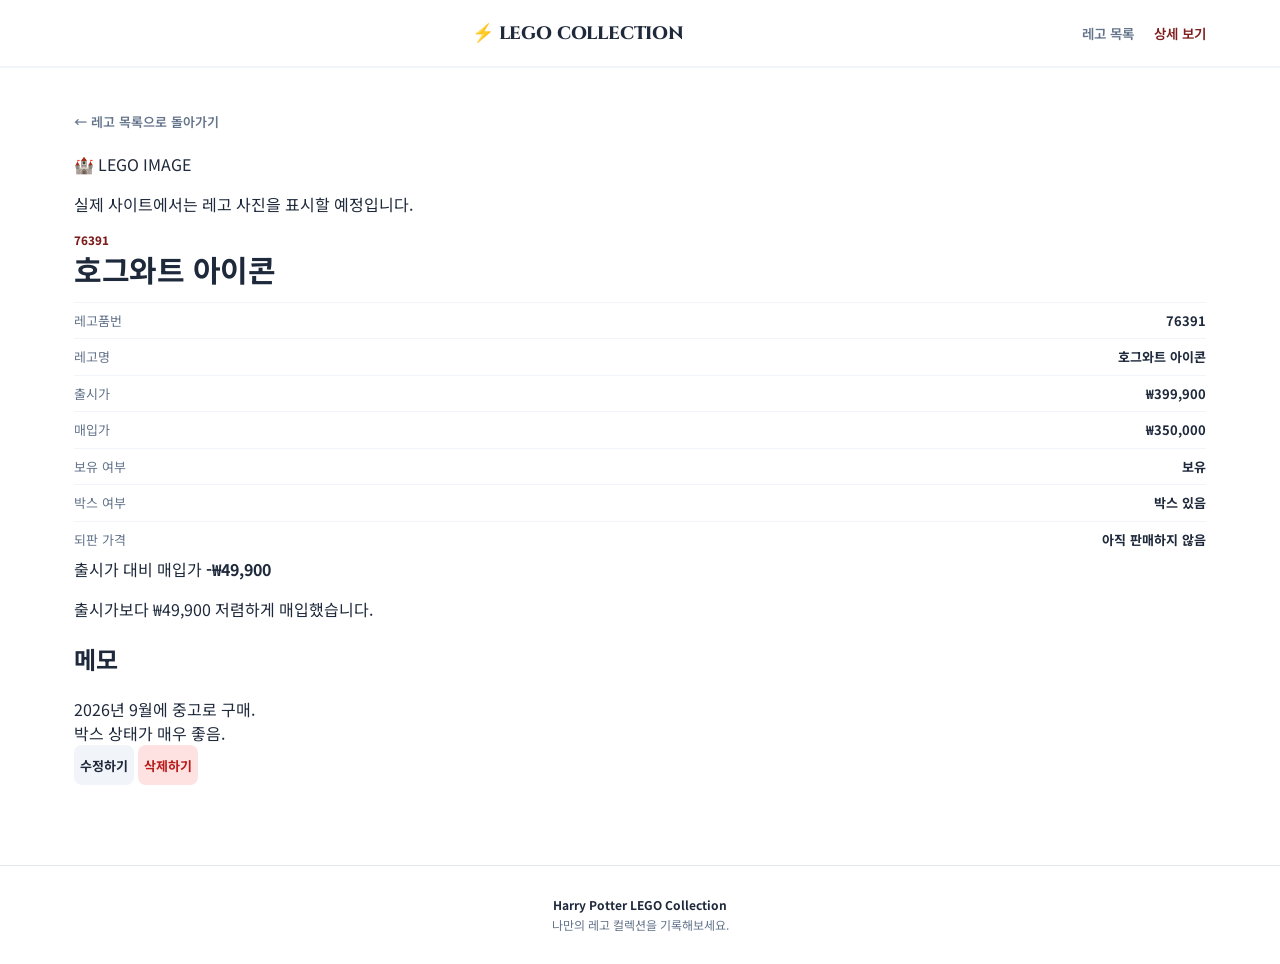
<file: detail.html>
<!DOCTYPE html>
<html lang="ko">
<head>
  <meta charset="UTF-8">
  <meta name="viewport" content="width=device-width, initial-scale=1.0">
  <title>레고 상세 정보 - LEGO Collection</title>
  <link rel="stylesheet" href="style.css">
</head>
<body>

  <header class="header">
    <div class="header-inner">
      <a href="index.html" class="logo">⚡ LEGO COLLECTION</a>

      <nav class="nav">
        <a href="index.html">레고 목록</a>
        <a href="detail.html" class="active">상세 보기</a>
      </nav>
    </div>
  </header>

  <main class="container detail-page">

    <a href="index.html" class="back-link">← 레고 목록으로 돌아가기</a>

    <section class="detail-layout">

      <div class="detail-image">
        <div class="large-image-placeholder">
          🏰
          <span>LEGO IMAGE</span>
        </div>

        <p class="image-note">
          실제 사이트에서는 레고 사진을 표시할 예정입니다.
        </p>
      </div>

      <div class="detail-content">

        <div class="detail-header">
          <div>
            <p class="lego-number">76391</p>
            <h1>호그와트 아이콘</h1>
          </div>

          <span class="status-badge owned large">보유</span>
        </div>

        <div class="detail-box">

          <div class="detail-row">
            <span>레고품번</span>
            <strong>76391</strong>
          </div>

          <div class="detail-row">
            <span>레고명</span>
            <strong>호그와트 아이콘</strong>
          </div>

          <div class="detail-row">
            <span>출시가</span>
            <strong>₩399,900</strong>
          </div>

          <div class="detail-row">
            <span>매입가</span>
            <strong>₩350,000</strong>
          </div>

          <div class="detail-row">
            <span>보유 여부</span>
            <strong>보유</strong>
          </div>

          <div class="detail-row">
            <span>박스 여부</span>
            <strong>박스 있음</strong>
          </div>

          <div class="detail-row">
            <span>되판 가격</span>
            <strong class="muted">아직 판매하지 않음</strong>
          </div>

        </div>

        <div class="price-analysis">

          <div>
            <span>출시가 대비 매입가</span>
            <strong class="positive">-₩49,900</strong>
          </div>

          <p>
            출시가보다 ₩49,900 저렴하게 매입했습니다.
          </p>

        </div>

        <div class="memo">

          <h2>메모</h2>

          <div class="memo-box">
            2026년 9월에 중고로 구매.<br>
            박스 상태가 매우 좋음.
          </div>

        </div>

        <div class="detail-actions">
          <button class="secondary-button">수정하기</button>
          <button class="delete-button">삭제하기</button>
        </div>

      </div>

    </section>

  </main>

  <footer class="footer">
    <p>Harry Potter LEGO Collection</p>
    <span>나만의 레고 컬렉션을 기록해보세요.</span>
  </footer>

</body>
</html>
</file>
<file: style.css>
@import url('https://fonts.googleapis.com/css2?family=Noto+Sans+KR:wght@400;500;600;700;800&family=Cinzel:wght@600;700;800&display=swap');

:root {
  --bg-white: #ffffff;
  --bg-light: #f8fafc;

  --text-dark: #1e293b;
  --text-muted: #64748b;

  --color-red: #ef4444;
  --color-red-bg: #fee2e2;

  --color-gold: #f59e0b;
  --color-gold-bg: #fef3c7;

  --color-green: #10b981;
  --color-green-bg: #d1fae5;

  --color-blue: #3b82f6;
  --color-blue-bg: #dbeafe;

  /* 호그와트 메인 포인트 컬러 (다크 레드 + 골드) */
  --color-purple: #7f1d1d;
  --hp-gold: #c9962c;
  --hp-accent-rgb: 127, 29, 29;

  --color-pink: #ec4899;

  --border-color: #e2e8f0;
  --shadow-sm: 0 2px 8px rgba(0, 0, 0, 0.04);
  --shadow-md: 0 8px 20px rgba(0, 0, 0, 0.06);
}

* {
  box-sizing: border-box;
}

body {
  margin: 0;
  background-color: var(--bg-white);
  color: var(--text-dark);
  font-family: 'Noto Sans KR', sans-serif;
  line-height: 1.5;
}

button, input, select, textarea {
  font-family: inherit;
}

button {
  cursor: pointer;
}

/* =====================
   HEADER & NAVBAR
===================== */

.header {
  height: 68px;
  background: #ffffff;
  border-bottom: 2px solid #f1f5f9;
  position: sticky;
  top: 0;
  z-index: 10;
}

.header-inner {
  max-width: 1180px;
  height: 100%;
  margin: auto;
  padding: 0 24px;
  display: flex;
  align-items: center;
  justify-content: center;
}

.logo {
  font-family: 'Cinzel', 'Noto Sans KR', sans-serif;
  font-size: 18px;
  font-weight: 800;
  color: var(--text-dark);
  letter-spacing: -0.01em;
  display: inline-flex;
  align-items: center;
  justify-content: center;
  gap: 8px;
  text-decoration: none;
  text-align: center;
  margin: 0 auto;
}

.logo-icon {
  font-size: 22px;
}

.nav {
  display: flex;
  gap: 20px;
}

.nav a {
  color: var(--text-muted);
  font-size: 13.5px;
  font-weight: 600;
  text-decoration: none;
}

.nav a.active,
.nav a:hover {
  color: var(--color-purple);
}

/* =====================
   CONTAINER & TITLES
===================== */

.container {
  max-width: 1180px;
  margin: auto;
  padding: 40px 24px 80px;
}

.page-title {
  display: flex;
  justify-content: space-between;
  align-items: flex-end;
  gap: 20px;
  margin-bottom: 30px;
}

.eyebrow {
  margin: 0 0 5px;
  color: var(--color-purple);
  font-size: 12px;
  font-weight: 800;
  letter-spacing: 0.12em;
}

h1 {
  margin: 0 0 6px;
  font-family: 'Cinzel', 'Noto Sans KR', sans-serif;
  font-size: 30px;
  letter-spacing: -0.01em;
  color: var(--text-dark);
}

.description {
  margin: 0;
  color: var(--text-muted);
  font-size: 14px;
}

.back-link {
  display: inline-block;
  margin-bottom: 20px;
  color: var(--text-muted);
  font-size: 13px;
  font-weight: 600;
  text-decoration: none;
}

.back-link:hover {
  color: var(--color-purple);
}

.primary-button {
  display: inline-flex;
  align-items: center;
  justify-content: center;
  padding: 10px 20px;
  background: linear-gradient(135deg, var(--color-purple), var(--hp-gold));
  color: #ffffff;
  border: none;
  border-radius: 10px;
  font-size: 13.5px;
  font-weight: 700;
  box-shadow: 0 4px 12px rgba(var(--hp-accent-rgb), 0.25);
  transition: all 0.2s ease;
}

.primary-button:hover {
  transform: translateY(-2px);
  box-shadow: 0 6px 16px rgba(var(--hp-accent-rgb), 0.35);
}

/* =====================
   SUMMARY CARDS
===================== */

.summary {
  display: grid;
  grid-template-columns: repeat(4, 1fr);
  gap: 14px;
  margin-bottom: 32px;
}

.summary-card {
  padding: 18px;
  background: #ffffff;
  border-radius: 14px;
  border: 1px solid var(--border-color);
  box-shadow: var(--shadow-sm);
  position: relative;
  overflow: hidden;
  transition: transform 0.2s;
}

.summary-card:hover {
  transform: translateY(-2px);
}

.summary-card.card-red { border-top: 3px solid var(--color-red); }
.summary-card.card-green { border-top: 3px solid var(--color-green); }
.summary-card.card-blue { border-top: 3px solid var(--color-blue); }
.summary-card.card-purple { border-top: 3px solid var(--color-gold); background: #fffdf5; }

.summary-label {
  display: block;
  margin-bottom: 6px;
  color: var(--text-muted);
  font-size: 12.5px;
  font-weight: 600;
}

.summary-card strong {
  font-size: 20px;
  color: var(--text-dark);
}

/* =====================
   TOOLBAR & CONTROLS
===================== */

.toolbar {
  display: flex;
  gap: 10px;
  margin-bottom: 30px;
  align-items: center;
  flex-wrap: wrap;
}

.search-box {
  flex: 1;
  min-width: 240px;
  height: 42px;
  display: flex;
  align-items: center;
  gap: 8px;
  padding: 0 14px;
  background: #ffffff;
  border: 1px solid var(--border-color);
  border-radius: 9px;
}

.search-box span {
  color: var(--color-purple);
  font-size: 16px;
}

.search-box input {
  width: 100%;
  border: 0;
  outline: 0;
  background: transparent;
  font-size: 13.5px;
}

.toolbar select {
  min-width: 140px;
  height: 42px;
  padding: 0 12px;
  background: #ffffff;
  border: 1px solid var(--border-color);
  border-radius: 9px;
  color: var(--text-dark);
  font-size: 13.5px;
  outline: none;
}

.view-toggle-group {
  display: flex;
  background: #f1f5f9;
  border-radius: 9px;
  padding: 3px;
  gap: 3px;
  height: 42px;
  align-items: center;
}

.toggle-button {
  height: 36px;
  padding: 0 12px;
  border: 0;
  background: transparent;
  color: var(--text-muted);
  border-radius: 7px;
  font-size: 12.5px;
  font-weight: 700;
  transition: all 0.2s;
  display: flex;
  align-items: center;
  gap: 5px;
}

.toggle-button.active {
  background: #ffffff;
  color: var(--color-purple);
  box-shadow: 0 2px 6px rgba(0,0,0,0.08);
}

/* =====================
   LEGO LIST VIEW / GRID
===================== */

.view-title {
  display: flex;
  justify-content: space-between;
  margin-bottom: 16px;
}

.view-title h2 {
  margin: 0;
  font-size: 18px;
}

.view-title h2 span {
  margin-left: 5px;
  color: var(--color-pink);
}

.lego-grid {
  display: grid;
  grid-template-columns: repeat(3, 1fr);
  gap: 20px;
}

.lego-card {
  overflow: hidden;
  background: #ffffff;
  border: 1px solid var(--border-color);
  border-radius: 14px;
  box-shadow: var(--shadow-sm);
  transition: all 0.2s ease;
  cursor: pointer;
  position: relative;
}

.lego-card:hover {
  transform: translateY(-3px);
  box-shadow: var(--shadow-md);
  border-color: var(--color-purple);
}

.lego-image {
  height: 180px;
  position: relative;
  overflow: hidden;
  background: #fafafa;
  border-bottom: 1px solid #f1f5f9;
}

.lego-image img {
  width: 100%;
  height: 100%;
  object-fit: contain;
  padding: 12px;
}

.image-placeholder {
  width: 100%;
  height: 100%;
  display: flex;
  align-items: center;
  justify-content: center;
  font-size: 40px;
}

.status-badge {
  position: absolute;
  top: 10px;
  right: 10px;
  z-index: 2;
  padding: 4px 10px;
  border-radius: 20px;
  font-size: 11px;
  font-weight: 800;
  letter-spacing: -0.02em;
  box-shadow: 0 2px 6px rgba(15, 23, 42, 0.25);
  border: 1.5px solid #ffffff;
}

.status-badge.owned {
  background: var(--color-green);
  color: #ffffff;
}

.status-badge.sold {
  background: var(--color-red);
  color: #ffffff;
}

.status-badge.not-owned {
  background: #64748b;
  color: #ffffff;
}

.lego-info {
  padding: 16px;
}

.lego-number {
  display: block;
  margin-bottom: 2px;
  color: var(--color-purple);
  font-size: 11.5px;
  font-weight: 800;
}

.lego-info h3 {
  margin: 0 0 12px;
  font-size: 15.5px;
  line-height: 1.35;
  white-space: nowrap;
  overflow: hidden;
  text-overflow: ellipsis;
  color: var(--text-dark);
}

.info-row {
  display: flex;
  justify-content: space-between;
  padding: 5px 0;
  border-top: 1px dashed #f1f5f9;
  font-size: 12.5px;
}

.info-row span {
  color: var(--text-muted);
}

/* 목록형 한 줄 모드 */
.lego-grid.list-view-mode {
  display: flex;
  flex-direction: column;
  gap: 8px;
}

.lego-grid.list-view-mode .lego-card {
  display: flex;
  align-items: center;
  padding: 8px 16px;
  height: 58px;
  border-radius: 10px;
}

.lego-grid.list-view-mode .lego-image {
  width: 42px;
  height: 42px;
  border-bottom: 0;
  background: transparent;
  flex-shrink: 0;
}

.lego-grid.list-view-mode .lego-image img {
  padding: 0;
}

.lego-grid.list-view-mode .lego-info {
  padding: 0 0 0 14px;
  flex: 1;
  display: flex;
  align-items: center;
  gap: 16px;
  min-width: 0;
}

.lego-grid.list-view-mode .info-title-row {
  display: flex;
  align-items: center;
  gap: 8px;
  flex: 0 1 380px;
  min-width: 0;
}

.lego-grid.list-view-mode .lego-number {
  margin-bottom: 0;
  width: auto;
  flex-shrink: 0;
  font-size: 12px;
}

.lego-grid.list-view-mode .lego-info h3 {
  margin: 0;
  font-size: 13.5px;
  font-weight: 600;
  white-space: nowrap;
  overflow: hidden;
  text-overflow: ellipsis;
  min-width: 0;
}

.lego-grid.list-view-mode .info-price-row {
  display: flex;
  gap: 14px;
  flex-shrink: 0;
}

.lego-grid.list-view-mode .info-row {
  border-top: 0;
  padding: 0;
  width: auto;
  flex-shrink: 0;
  justify-content: flex-end;
  gap: 6px;
  font-size: 12px;
  white-space: nowrap;
}

.lego-grid.list-view-mode .status-badge {
  position: static;
  margin-left: auto;
  flex-shrink: 0;
  font-size: 10.5px;
  padding: 3px 8px;
}

/* =====================
   PAGINATION (페이지네이션)
===================== */

.pagination {
  display: flex;
  justify-content: center;
  align-items: center;
  gap: 8px;
  margin-top: 32px;
}

.page-btn {
  min-width: 36px;
  height: 36px;
  padding: 0 10px;
  border: 1px solid var(--border-color);
  background: #ffffff;
  color: var(--text-dark);
  border-radius: 8px;
  font-size: 13px;
  font-weight: 600;
  transition: all 0.2s;
}

.page-btn:hover:not(:disabled) {
  border-color: var(--color-purple);
  color: var(--color-purple);
}

.page-btn.active {
  background: var(--color-purple);
  color: #ffffff;
  border-color: var(--color-purple);
}

.page-btn:disabled {
  opacity: 0.4;
  cursor: not-allowed;
}

.empty-state {
  grid-column: 1 / -1;
  padding: 60px 20px;
  text-align: center;
  background: #ffffff;
  border: 1px solid var(--border-color);
  border-radius: 14px;
}

.empty-icon {
  font-size: 40px;
  margin-bottom: 10px;
}

.loading {
  animation: pulse 1.2s infinite;
}

@keyframes pulse {
  0% { opacity: 0.35; }
  50% { opacity: 1; }
  100% { opacity: 0.35; }
}

.footer {
  padding: 30px 20px;
  border-top: 1px solid var(--border-color);
  color: var(--text-muted);
  text-align: center;
  font-size: 12px;
}

.footer p {
  margin: 0 0 2px;
  color: var(--text-dark);
  font-weight: 700;
}

/* =====================
   MODAL DIALOGS
===================== */

.modal {
  position: fixed;
  inset: 0;
  display: none;
  align-items: center;
  justify-content: center;
  padding: 20px;
  background: rgba(15, 23, 42, 0.4);
  z-index: 100;
  backdrop-filter: blur(3px);
}

.modal.show {
  display: flex;
}

.modal-box {
  width: 100%;
  max-width: 480px;
  max-height: 90vh;
  overflow-y: auto;
  padding: 24px;
  background: #ffffff;
  border-radius: 16px;
  box-shadow: var(--shadow-md);
  border: 1px solid var(--border-color);
}

.modal-header {
  display: flex;
  justify-content: space-between;
  align-items: center;
  margin-bottom: 18px;
}

.modal-header h2 {
  margin: 0;
  font-size: 18px;
}

.modal-close {
  width: 30px;
  height: 30px;
  background: #f1f5f9;
  border: 0;
  border-radius: 50%;
  font-size: 18px;
  color: var(--text-dark);
}

form label {
  display: block;
  margin-bottom: 12px;
  color: var(--text-dark);
  font-size: 12.5px;
  font-weight: 700;
}

form input, form select, form textarea {
  width: 100%;
  margin-top: 4px;
  padding: 9px 11px;
  background: #ffffff;
  border: 1px solid var(--border-color);
  border-radius: 8px;
  outline: none;
  font-size: 13.5px;
}

form input:focus, form select:focus, form textarea:focus {
  border-color: var(--color-purple);
  box-shadow: 0 0 0 3px rgba(var(--hp-accent-rgb), 0.15);
}

form select:disabled {
  background: #f1f5f9;
  color: var(--text-muted);
  cursor: not-allowed;
}

.modal-actions {
  display: flex;
  gap: 8px;
  margin-top: 20px;
}

.modal-actions button {
  flex: 1;
}

.secondary-button {
  height: 40px;
  background: #f1f5f9;
  color: var(--text-dark);
  border: none;
  border-radius: 8px;
  font-weight: 700;
  font-size: 13px;
}

.secondary-button:hover {
  background: #e2e8f0;
}

.delete-button {
  height: 40px;
  background: var(--color-red-bg);
  color: #b91c1c;
  border: none;
  border-radius: 8px;
  font-weight: 700;
  font-size: 13px;
}

.delete-button:hover {
  background: #fca5a5;
}

.detail-image-wrapper {
  width: 100%;
  height: 180px;
  position: relative;
  display: flex;
  justify-content: center;
  align-items: center;
  background: #fafafa;
  border: 1px solid var(--border-color);
  border-radius: 12px;
  padding: 10px;
  margin-bottom: 16px;
}

.detail-image-wrapper img {
  max-width: 100%;
  max-height: 150px;
  object-fit: contain;
}

.detail-header-info {
  margin-bottom: 14px;
}

.lego-number-tag {
  font-size: 11.5px;
  font-weight: 800;
  color: var(--color-purple);
}

.detail-header-info h3 {
  margin: 2px 0 0;
  font-size: 18px;
  line-height: 1.3;
}

.detail-row {
  display: flex;
  justify-content: space-between;
  padding: 8px 0;
  border-top: 1px solid #f1f5f9;
  font-size: 13px;
}

.detail-row span {
  color: var(--text-muted);
}

.detail-memo-box {
  margin-top: 14px;
  padding: 12px;
  background: #f8fafc;
  border: 1px solid var(--border-color);
  border-radius: 8px;
}

.memo-title {
  margin: 0 0 4px 0;
  font-size: 11.5px;
  font-weight: 800;
  color: var(--color-purple);
}

.memo-text {
  margin: 0;
  font-size: 12.5px;
  color: var(--text-dark);
  white-space: pre-line;
}

.hidden {
  display: none !important;
}

@media (max-width: 850px) {
  .summary { grid-template-columns: repeat(2, 1fr); }
  .lego-grid { grid-template-columns: repeat(2, 1fr); }
}

@media (max-width: 600px) {
  .header { height: auto; padding: 10px 0; }
  .header-inner { padding: 0 16px; }
  .logo { text-align: center; font-size: 14px; line-height: 1.4; }
  .container { padding: 24px 16px 50px; }
  .page-title { display: block; }
  .page-title .primary-button { width: 100%; margin-top: 12px; }
  .toolbar { flex-direction: column; align-items: stretch; }
  .lego-grid { grid-template-columns: 1fr; }

  /* 목록형(리스트) 보기 모바일 전용 - 제목줄 + 가격줄, 항상 딱 2줄로 고정해서 카드 높이를 통일함 */
  .lego-grid.list-view-mode .lego-card {
    height: 66px;
    align-items: center;
    padding: 8px 12px;
  }
  .lego-grid.list-view-mode .lego-image {
    width: 40px;
    height: 40px;
  }
  .lego-grid.list-view-mode .lego-info {
    flex-direction: column;
    align-items: stretch;
    justify-content: center;
    gap: 4px;
    padding: 0 40px 0 10px;
    min-width: 0;
  }
  .lego-grid.list-view-mode .info-title-row {
    gap: 6px;
  }
  .lego-grid.list-view-mode .lego-info h3 {
    font-size: 12.5px;
  }
  .lego-grid.list-view-mode .lego-number {
    font-size: 10px;
  }
  .lego-grid.list-view-mode .info-price-row {
    gap: 10px;
  }
  .lego-grid.list-view-mode .info-row {
    width: auto;
    font-size: 10px;
    gap: 3px;
  }
  .lego-grid.list-view-mode .status-badge {
    position: absolute;
    top: 50%;
    right: 12px;
    transform: translateY(-50%);
    margin-left: 0;
    font-size: 9.5px;
    padding: 2px 6px;
  }
}
</file>
